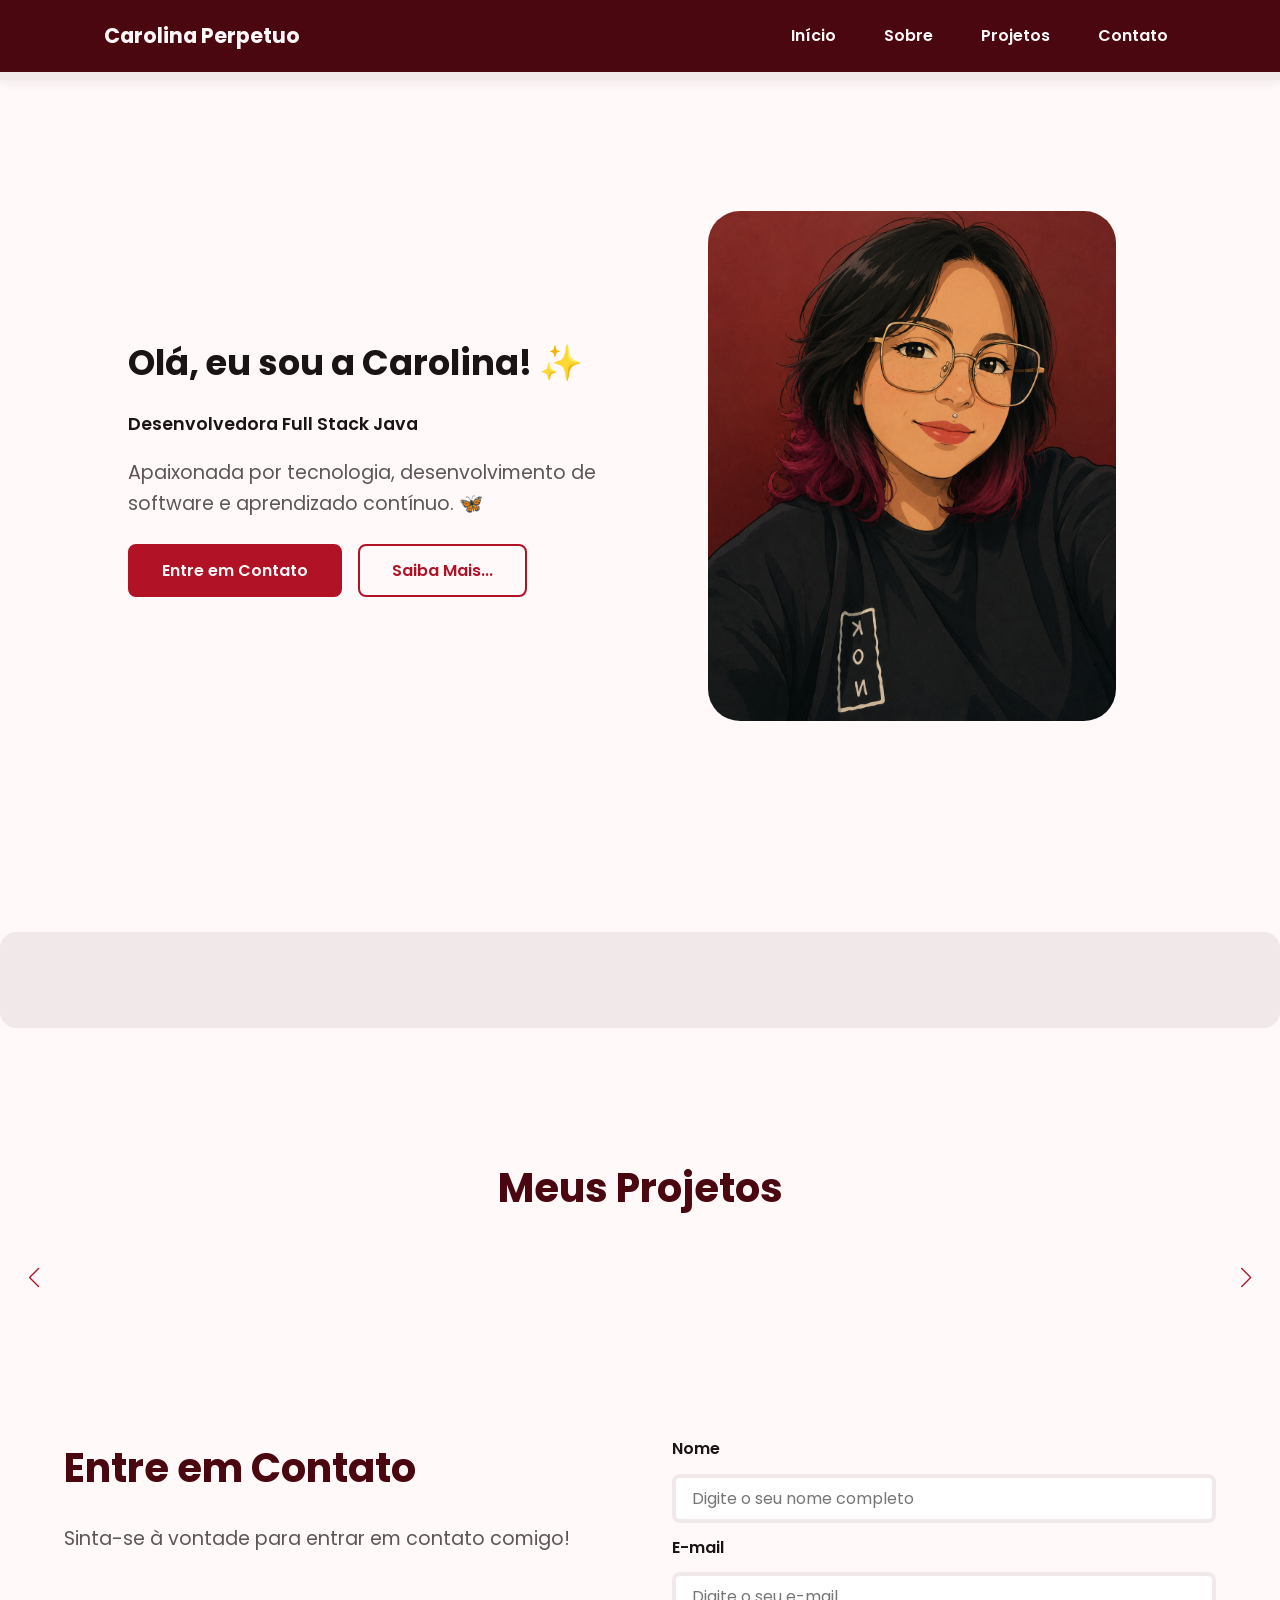
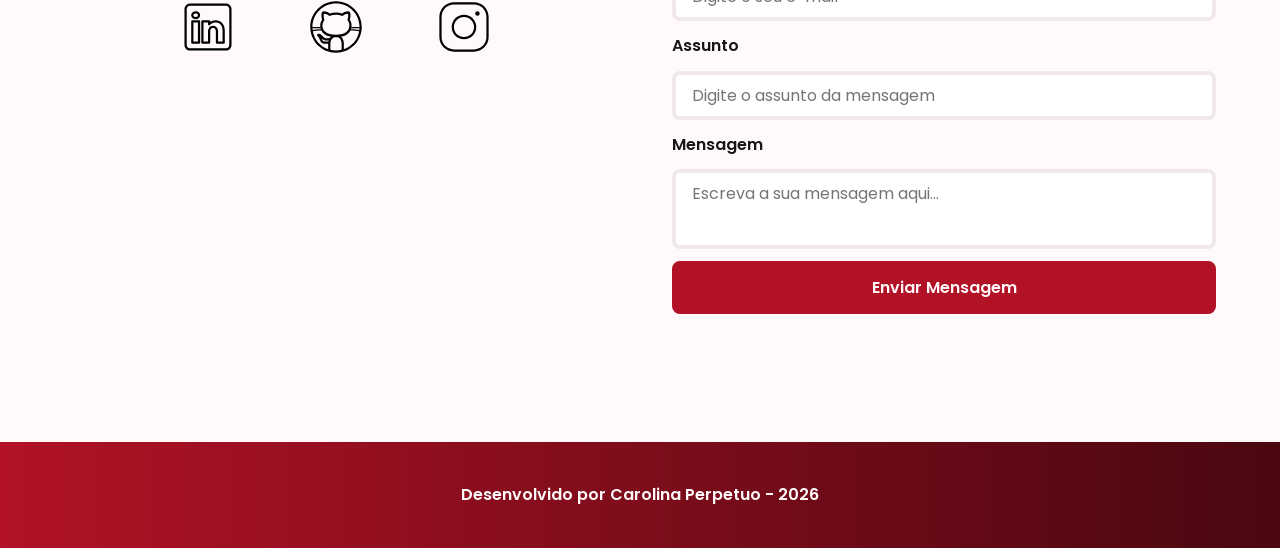
<file: index.html>
<!DOCTYPE html>
<html lang="pt-br">

<head>

    <!-- Fontes do Google -->
<link rel="preconnect" href="https://fonts.googleapis.com">
<link rel="preconnect" href="https://fonts.gstatic.com" crossorigin>

<!-- Fonte do Google - Poppins -->
<link href="https://fonts.googleapis.com/css2?family=Poppins&display=swap" rel="stylesheet">

    <meta charset="UTF-8">
    <meta name="viewport" content="width=device-width, initial-scale=1.0">
    <meta name="author" content="Carolina Perpetuo">
    <meta
        name="description"
        content="Portfólio de Carolina Perpetuo, desenvolvedora Full Stack com foco em Java, Spring Boot, MySQL, HTML, CSS e JavaScript.">

    <meta name="robots" content="index, follow">

    <link rel="icon" type="image/svg+xml" href="./assets/img/favicon.svg">

    <!-- SWIPER CSS -->
    <link rel="stylesheet" href="https://cdn.jsdelivr.net/npm/swiper@11/swiper-bundle.min.css"> 

    <!-- Link para a Folha de Estilo da Página - CSS -->
    <link rel="stylesheet" href="./assets/css/style.css">

    <title>Carolina Perpetuo | Desenvolvedora Full Stack</title>

</head>

<body>
    <!--Cabeçalho da Página (header)-->
    <header> 

        <div class="menu-content">
            
            <!--TÍTULO-->
            <a href="index.html" id="titulo">Carolina Perpetuo</a>

            <!--MENU-->
            <nav>
                <ul class="menu-list"> 
                    <li><a href="#hero">Início</a></li>
                    <li><a href="#about">Sobre</a></li>
                    <li><a href="#projects">Projetos</a></li>
                    <li><a href="#contact">Contato</a></li>
                </ul>
            </nav>

        </div>

    </header>

    <!--Seção Principal da Página (main)-->
    <main>

        <!--Seção de Boas vindas-->
        <section id="hero" class="section-container hero-container">

            <!--BOAS VINDAS-->
            <article class="hero-content">

                <span>Olá, eu sou a Carolina! ✨</span>
                <h1>Desenvolvedora Full Stack Java</h1>
                <p>Apaixonada por tecnologia, desenvolvimento de software e aprendizado contínuo. 🦋</p>

                <div class="buttons-container">
                    <a href="#contact" class="botao">Entre em Contato</a>
                    <a href="#about" class="botao-outline">Saiba Mais...</a>
                </div>

            </article>

            <!--IMAGEM-->
            <figure class="hero-image">
                <img src="assets/img/carolina_estudio-ghibi.png" 
                alt="Foto do Autor"
                class="float-animation">
            </figure>

        </section>

        <!--Seção Sobre o autor-->
        <section id="about" class="section-container about-container">
            
        </section>

        <!--Seção de Projetos-->
<section id="projects" class="section-container projects-container">
    <h2>Meus Projetos</h2>

    <!-- Swiper Container -->
    <div class="swiper projects-swiper">
        <div class="swiper-wrapper">
        </div>

        <!-- Botões de navegação -->
        <div class="swiper-button-next"></div>
        <div class="swiper-button-prev"></div>

        <!-- Paginação -->
        <div class="swiper-pagination"></div>
    </div>
</section>


        <!--Seção Formulário de Contato e Redes Sociais-->
        <section id="contact" class="section-container contact-container"> 

           <!-- REDES SOCIAIS -->
    <article class="contact-info">
        <h2>Entre em Contato</h2>
        <p>Sinta-se à vontade para entrar em contato comigo!</p>

        <div class="social-container">

            <a href="https://www.linkedin.com/in/carolinaperpetuo/" target="_blank" class="social-icon" aria-label="LinkedIn">
                <img src="./assets/icons/social/linkedin.svg" alt="Link para o Linkedin">
            </a>

            <a href="https://github.com/carolinaperpetuo" target="_blank" class="social-icon" aria-label="GitHub">
                <img src="./assets/icons/social/github.svg" alt="Link para o GitHub">
            </a>

            <a href="#" target="_blank" class="social-icon" aria-label="Instagram">
                <img src="./assets/icons/social/instagram.svg" alt="Link para o Instagram">
            </a>

        </div>
    </article>

    <!-- FORMULÁRIO -->
       <form id="formulario" action="https://formsubmit.co/e108a3e8b059b9e70425091adc1fc7ed" method="POST">

        <input type="hidden" name="_next" value="https://carolinaperpetuo.github.io/Portfolio-Pessoal/success.html">
        <input type="hidden" name="_captcha" value="false">
        <input type="hidden" name="_subject" value="Nova mensagem do Portfólio">

        <label for="nome">Nome</label>
        <input id="nome" name="nome" type="text" placeholder="Digite o seu nome completo">
        <span id="erro-nome"></span>

        <label for="email">E-mail</label>
        <input id="email" name="email" type="text" placeholder="Digite o seu e-mail">
        <span id="erro-email"></span>

        <label for="assunto">Assunto</label>
        <input id="assunto" name="assunto" type="text" placeholder="Digite o assunto da mensagem">
        <span id="erro-assunto"></span>

        <label for="mensagem">Mensagem</label>
        <textarea id="mensagem" name="mensagem" placeholder="Escreva a sua mensagem aqui..."></textarea>
        <span id="erro-mensagem"></span>

        <button class="botao" type="submit">Enviar Mensagem</button>

    </form>
 
        </section>
        
    </main>

    <!--Rodapé da Página (footer)-->
    <footer>
        Desenvolvido por Carolina Perpetuo - 2026
    </footer>

    <!-- SWIPER JS -->
<script src="https://cdn.jsdelivr.net/npm/swiper@11/swiper-bundle.min.js"></script>

    <!-- Script JavaScript-->
<script src="assets/js/script.js"></script>

</body>
</html>
</file>
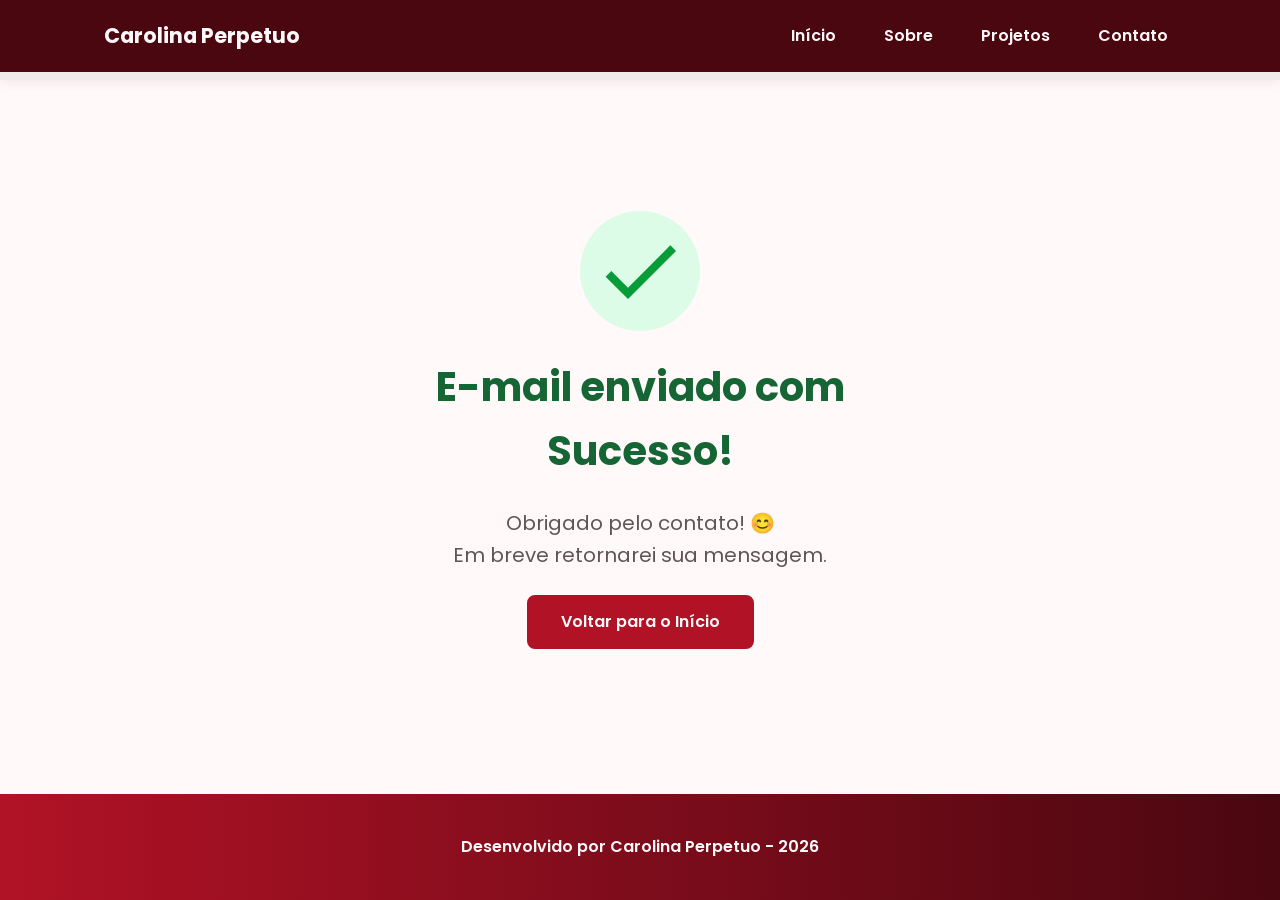
<file: success.html>
<!DOCTYPE html>
<html lang="pt-br">

<head>

    <!-- Fontes do Google -->
    <link rel="preconnect" href="https://fonts.googleapis.com">
    <link rel="preconnect" href="https://fonts.gstatic.com" crossorigin>

    <!-- Fonte do Google - Poppins -->
    <link href="https://fonts.googleapis.com/css2?family=Poppins&display=swap" rel="stylesheet">

    <meta charset="UTF-8">
    <meta name="viewport" content="width=device-width, initial-scale=1.0">
    <meta name="author" content="Generation Brasil">
    <meta name="description"
        content="Portfólio da Generation Brasil, desenvolvedor Full Stack especializado em criar experiências digitais incríveis. Conheça meus projetos e entre em contato.">

    <meta name="robots" content="index, follow">
    <link rel="icon" type="image/svg+xml" href="./assets/img/favicon.svg">

    <!-- Link para a Folha de Estilo da Página -->
    <link rel="stylesheet" href="./assets/css/style.css">

    <title>Carolina Perpetuo | Desenvolvedora Full Stack</title>

</head>


<body>

    <!-- Cabeçalho da Página (header) -->
    <header class="menu-container">
        <div class="menu-content">
            
            <!--TÍTULO-->
            <a href="index.html" id="titulo">Carolina Perpetuo</a>

            <!--MENU-->
            <nav>
                <ul class="menu-list"> 
                    <li><a href="#hero">Início</a></li>
                    <li><a href="#about">Sobre</a></li>
                    <li><a href="#projects">Projetos</a></li>
                    <li><a href="#contact">Contato</a></li>
                </ul>
            </nav>

        </div>
 
    </header>

    <!-- Seção Principal da Página (main) -->
    <main>
         <!-- Mensagem de Sucesso -->
    <section class="success-container">

        <article class="success-content">

            <figure class="success-icon">
                <img src="./assets/img/success.svg"
                     alt="Ilustração de sucesso"
                     class="float-animation">
            </figure>

            <h1>E-mail enviado com Sucesso!</h1>

            <h2>
                Obrigado pelo contato! 😊
                <br>
                Em breve retornarei sua mensagem. 
            </h2>

            <a class="botao" href="index.html">
                Voltar para o Início
            </a>

        </article>

    </section>
        
    </main>

    <!-- Rodapé da Página (footer) -->
    <footer>
        Desenvolvido por Carolina Perpetuo - 2026
        
    </footer>

</body>

</html>
</file>
<file: assets/css/style.css>
*{
    margin: 0;
    padding: 0; 
    box-sizing: border-box;
    font-family: 'Poppins', sans-serif;
    font-weight: 400;
    text-decoration: none;
    outline: none;
}
:root {

    /* Paleta de Cores - Wine / Ruby */
--purple-50: #fff1f3;
--purple-100: #ffe4e8;
--purple-200: #f8b7c1;
--purple-300: #ec7e93;
--purple-400: #d94b67;
--purple-500: #b11226;
--purple-600: #8e1020;
--purple-700: #6e0b18;
--purple-800: #4a0710;
--purple-900: #2a0308;

/* Cores Neutras */
--gray-200: #f1e8ea;
--gray-400: #5f5557;
--black: #1a1415;
--white: #fff9fa;

/* Cores de Estado */
--error: #e63946;

/* Sombras */
--shadow-sm: 0 0.25rem 0.5rem rgba(74, 7, 16, 0.06);
--shadow-md: 0 0.25rem 0.75rem rgba(177, 18, 38, 0.25);
--shadow-lg: 0 0.5rem 1.5rem rgba(177, 18, 38, 0.18);

    /* Espaçamentos */
    --spacing-xs: 0.5rem;
    --spacing-sm: 1rem;
    --spacing-md: 1.5rem;
    --spacing-lg: 2rem;
    --spacing-xl: 3rem;
    --spacing-2xl: 4rem;

    /* Tamanhos de Fonte */
    --text-sm: 0.75rem;
    --text-base: 1rem;
    --text-lg: 1.25rem;
    --text-xl: 1.5rem;
    --text-2xl: 2rem;
    --text-3xl: 2.5rem;

    /* Border Radius */
    --radius-sm: 0.25rem;
    --radius-md: 0.5rem;
    --radius-lg: 1rem;
    --radius-xl: 2rem;
    --radius-full: 50%;

    /* Animação Padrão ============================================================================*/
    --transition-default: all 0.3s ease;
}

html {
    scroll-behavior: smooth;
}

body {
    display: flex;
    flex-direction: column;
    min-height: 100vh;
    background-color: var(--white);
    line-height: 1.6;
    color: var(--black);
}

main {
    flex: 1;
}

.buttons-container {
    display: flex;
    gap: var(--spacing-sm);
}

.botao,
.botao-outline {
    display: inline-block;
    padding: 0.75rem 2rem;
    border: 0.15rem solid transparent;
    border-radius: var(--radius-md);
    font-size: var(--text-base);
    font-weight: 600;
    text-align: center;
    cursor: pointer;
    transition: var(--transition-default);
}

/* Botão preenchido (primário) ====================================================================*/
.botao {
    border-color: var(--purple-500);
    background-color: var(--purple-500);
    color: var(--white);
}

.botao:hover {
    border-color: var(--purple-800);
    background-color: var(--purple-800);
    box-shadow: var(--shadow-md);
    transform: translateY(-0.25rem);
}

/* Botão outline (secundário) */
.botao-outline {
    border-color: var(--purple-500);
    background-color: transparent;
    color: var(--purple-500);
}

.botao-outline:hover {
    border-color: var(--purple-500);
    background-color: var(--purple-500);
    color: var(--white);
    transform: translateY(-0.25rem);
}

/* Modificador para botões pequenos (usado em projetos) ===========================================*/
.botao.botao-sm,
.botao-outline.botao-sm {
    min-width: 6rem;
    padding: 0.25rem var(--spacing-sm);
    border-width: 0.125rem;
    border-radius: 0.25rem;
    font-size: var(--text-sm);
}
/* Header =========================================================================================*/

header {
    position: sticky;
    top: 0;
    z-index: 1000;
    width: 100%;
    height: 5rem;
    border-bottom: var(--spacing-xs) solid var(--gray-200);
    background-color: var(--purple-800);
    box-shadow: var(--shadow-sm);
}

header a {
    font-weight: 600;
    color: var(--white);
    transition: color 0.3s ease;
}

header a:hover {
    color: var(--purple-100);
}

/* Título e Menu de Navegação =====================================================================*/

#titulo {
    font-size: 1.3rem;
    font-weight: 700;
}

.menu-content {
    display: flex;
    justify-content: space-between;
    align-items: center;
    max-width: 70rem;
    height: 100%;
    margin: 0 auto;
    padding: 0 var(--spacing-md);
}

.menu-list {
    display: flex;
    gap: var(--spacing-lg);
    list-style: none;
}

.menu-list a {
    padding: var(--spacing-xs);
}
/* Seção Hero =====================================================================================*/

.hero-container {
    display: flex;
    align-items: center;
    gap: var(--spacing-2xl);
    min-height: calc(100vh - 8rem);
    padding-left: 8rem;
    padding-right: 8rem;
}

.hero-content {
    display: flex;
    flex: 1;
    flex-direction: column;
    gap: var(--spacing-md);
}

.hero-content span {
    font-size: 2.2rem;
    font-weight: 700;
}

.hero-content h1 {
    font-size: 1.1rem;
    font-weight: 600;
    line-height: 1.1;
}

.hero-content p,
.about-content p,
.contact-info p {
    font-size: 1.2rem;
    color: var(--gray-400);
}

.hero-image {
    display: flex;
    flex: 1;
    justify-content: center;
}

.hero-image img {
    width: 85%;
    max-width: 28rem;
    border-radius: var(--radius-xl);
}

/* Animação flutuante =============================================================================*/

@keyframes float {
    0%,
    100% {
        transform: translateY(0);
    }

    50% {
        transform: translateY(-1.25rem);
    }
}

.float-animation {
    animation: float 3s ease-in-out infinite;
}
/* Seção About ====================================================================================*/

.about-container {
    display: flex;
    align-items: center;
    gap: var(--spacing-2xl);
    margin: 5rem auto 8rem auto;
    padding: var(--spacing-xl);
    max-width: 95rem;
    border-radius: var(--radius-lg);
    background-color: var(--gray-200);
}

.about-image {
    flex: 0 0 17.5rem;
}

.about-image img {
    width: 100%;
    border: 0.35rem solid var(--purple-500);
    border-radius: var(--radius-full);
    box-shadow: var(--shadow-lg);
}

.about-content h2,
.projects-container h2,
.contact-info h2 {
    margin-bottom: var(--spacing-md);
    font-size: var(--text-3xl);
    font-weight: 700;
    color: var(--purple-800);
}

.about-content p {
    margin-bottom: var(--spacing-sm);
    text-align: justify;
}

.about-buttons-data {
    display: flex;
    justify-content: space-between;
    align-items: center;
    gap: var(--spacing-lg);
    margin-top: var(--spacing-lg);
}

.about-buttons-data .botao {
    margin-right: auto;
}

.data-container {
    display: flex;
    gap: var(--spacing-lg);
    margin-top: 0;
}

.data-item {
    display: flex;
    flex-direction: column;
    align-items: center;
}

.data-number {
    font-size: var(--text-xl);
    font-weight: 700;
    text-align: center;
    color: var(--purple-500);
}

.data-label {
    font-size: var(--text-base);
    text-align: center;
    color: var(--gray-400);
}
/* =================================================================================================
   SEÇÃO PROJECTS
===================================================================================================*/

.projects-container {
    scroll-margin-top: 5rem;
    margin: 4rem auto 2rem auto;
    text-align: center;
}

.projects-swiper {
    position: relative;
    width: 100%;
    padding: var(--spacing-sm) var(--spacing-xl) var(--spacing-xl);
    overflow: hidden;
}

/* Card do Projeto ================================================================================*/

.project-card {
    display: flex;
    flex-direction: column;
    width: 100%;
    height: 100%;
    border: 0.15rem solid var(--gray-200);
    border-radius: var(--radius-lg);
    background-color: var(--white);
    box-shadow: var(--shadow-sm);
    overflow: hidden;
    transition: var(--transition-default);
}

.project-card:hover {
    box-shadow: var(--shadow-lg);
}

/* Imagem do Projeto ==============================================================================*/

.project-image {
    display: flex;
    align-items: center;
    justify-content: center;
    width: 100%;
    height: 7rem;
    background: linear-gradient(
        135deg,
        var(--purple-50) 0%,
        var(--purple-100) 100%
    );
}

.project-image img {
    width: 70%;
    height: 70%;
    max-width: 5rem;
    max-height: 5rem;
    object-fit: contain;
    transition: transform 0.3s ease;
}

/* Conteúdo do Projeto ============================================================================*/

.project-content {
    display: flex;
    flex: 1;
    flex-direction: column;
    padding: 1rem;
    text-align: left;
}

.project-content h3 {
    margin-bottom: 0.6rem;
    font-size: var(--text-lg);
    font-weight: 700;
}

.project-content p {
    flex: 1;
    margin-bottom: var(--spacing-sm);
    font-size: 0.85rem;
    color: var(--gray-400);
}

/* Tags ===========================================================================================*/

.project-tags {
    display: flex;
    flex-wrap: wrap;
    gap: var(--spacing-xs);
}

.tag {
    padding: 0.375rem 0.75rem;
    border-radius: var(--radius-sm);
    background-color: var(--purple-100);
    font-size: var(--text-sm);
    font-weight: 600;
    color: var(--purple-800);
}

/* Botões =========================================================================================*/

.project-buttons {
    display: flex;
    justify-content: center;
    align-items: center;
    gap: 0.75rem;
    margin-top: var(--spacing-sm);
}
/* Swiper =========================================================================================*/

.swiper-wrapper {
    align-items: stretch;
}

.swiper-slide {
    display: flex;
    height: auto;
}

/* Botões do Swiper ===============================================================================*/

.swiper-button-next,
.swiper-button-prev {
    width: 3rem;
    height: 3rem;
}

.swiper-button-next::after,
.swiper-button-prev::after {
    font-size: var(--text-lg);
    color: var(--purple-500);
}

.swiper-button-next:hover::after,
.swiper-button-prev:hover::after {
    color: var(--purple-800);
}

/* Indicadores de paginação =======================================================================*/

.swiper-pagination-bullet {
    width: 0.75rem;
    height: 0.75rem;
    background-color: var(--gray-200);
    opacity: 1;
}

.swiper-pagination-bullet-active {
    width: var(--spacing-lg);
    border-radius: var(--radius-sm);
    background-color: var(--purple-500);
}
/* Seção Contact ==================================================================================*/

.contact-container {
    display: grid;
    grid-template-columns: 1fr 1fr;
    gap: var(--spacing-2xl);
    width: 90%;
    max-width: 1400px;
    margin: 8rem auto;
}

.contact-info h2 {
    margin-bottom: var(--spacing-md);
}

.contact-info p {
    margin-bottom: var(--spacing-lg);
}

.social-container {
    display: flex;
    justify-content: center;
    gap: var(--spacing-xl);
}

.social-icon {
    width: 5rem;
    height: 5rem;
    padding: 0.75rem;
    border-radius: var(--radius-md);
    transition: var(--transition-default);
}

.social-icon img {
    width: 100%;
    filter: brightness(0) saturate(100%);
    transition: filter 0.3s ease;
}

.social-icon:hover img {
    filter: brightness(0)
        saturate(100%)
        invert(42%)
        sepia(93%)
        saturate(1352%)
        hue-rotate(243deg)
        brightness(79%)
        contrast(91%);
}
/* Formulário =====================================================================================*/

form {
    display: flex;
    flex-direction: column;
    gap: 0.75rem;
}

form label {
    font-size: var(--text-base);
    font-weight: 600;
}

form input,
form textarea {
    width: 100%;
    padding: 0.5rem var(--spacing-sm);
    border: 0.25rem solid var(--gray-200);
    border-radius: var(--radius-md);
    font-family: inherit;
    font-size: var(--text-base);
    transition: border-color 0.3s ease;
}

form input:focus,
form textarea:focus {
    border-color: var(--purple-500);
    outline: none;
}

form textarea {
    min-height: 5rem;
    resize: none;
}

form span {
    margin-top: -0.75rem;
    font-size: var(--text-sm);
    color: var(--error);
}
/* Footer =========================================================================================*/

footer {
    padding: 2.5rem;
    background: linear-gradient(
        to right,
        var(--purple-500),
        var(--purple-800)
    );
    font-weight: 600;
    text-align: center;
    color: var(--white);
}
footer {
    padding: 2.5rem;
    background: linear-gradient(
        to right,
        var(--purple-500),
        var(--purple-800)
    );
    font-weight: 600;
    text-align: center;
    color: var(--white);
}

/* Success ========================================================================================*/

.success-container {
    display: flex;
    flex-direction: column;
    justify-content: center;
    align-items: center;
    width: 100%;
    min-height: calc(100vh - 12.5rem);
    padding: 4rem 2rem;
}

.success-content {
    display: flex;
    flex-direction: column;
    align-items: center;
    gap: var(--spacing-md);
    max-width: 37.5rem;
    text-align: center;
}

.success-content h1 {
    font-size: var(--text-3xl);
    font-weight: 700;
    color: #166534;
}

.success-content h2 {
    font-size: var(--text-lg);
    color: var(--gray-400);
}

.success-icon {
    display: flex;
    align-items: center;
    justify-content: center;
    width: 7.5rem;
    height: 7.5rem;
    border-radius: var(--radius-full);
    background-color: #dcfce7;
}

.success-icon img {
    width: 6rem;
    height: 6rem;
    filter: brightness(0)
            saturate(100%)
            invert(39%)
            sepia(91%)
            saturate(649%)
            hue-rotate(95deg)
            brightness(95%)
            contrast(95%);
}
/* Responsividade - Tablets =======================================================================*/

@media screen and (max-width: 1024px) {

    /* Layout */
    .section-container {
        padding: var(--spacing-lg) var(--spacing-md);
    }

    /* Tipografia */
    .section-container h1 {
        font-size: var(--text-3xl);
    }

    .section-container h2 {
        font-size: var(--text-2xl);
    }

    .section-container p {
        font-size: var(--text-base);
    }

    .section-container span {
        font-size: var(--text-lg);
    }

    .success-content h1 {
        font-size: var(--text-3xl);
    }

    .success-content h2 {
        font-size: var(--text-xl);
    }

    /* Header - Oculta menu em telas pequenas =====================================================*/
    @media (max-width: 768px) {
        .menu-list {
            display: none;
        }
    }

    /* Hero */
    .hero-container {
        flex-direction: column-reverse;
        gap: var(--spacing-lg);
        min-height: 60vh;
        text-align: center;
    }

    .hero-content,
    .hero-image {
        width: 90%;
    }

    .hero-image img {
        object-fit: cover;
    }

    .buttons-container {
        justify-content: center;
        width: 100%;
    }

    .hero-container .botao,
    .hero-container .botao-outline {
        padding: 0.75rem 1.5rem;
        font-size: 0.95rem;
        white-space: nowrap;
    }

    /* About ======================================================================================*/
    .about-container {
        flex-direction: column;
        gap: var(--spacing-md);
        margin: var(--spacing-lg);
        padding: var(--spacing-lg);
    }

    .about-image {
        flex: 0 0 auto;
        width: 100%;
        display: flex;
        justify-content: center;
    }

    .about-image img {
        max-width: 16rem;
        width: 100%;
    }

    .about-content {
        width: 100%;
    }

    .about-buttons-data {
        flex-direction: column;
        gap: var(--spacing-md);
        align-items: stretch;
    }

    .about-buttons-data .botao {
        margin-right: 0;
    }

    .data-container {
        justify-content: center;
        width: 100%;
    }

    /* Projects ===================================================================================*/
    .projects-container {
        margin: var(--spacing-lg) auto 0;
    }

    .projects-swiper {
        margin: 0;
        padding: var(--spacing-sm) var(--spacing-lg) 2.5rem;
    }

    .project-card {
        width: 100%;
        height: auto;
        min-height: 18rem;
        max-width: 100%;
    }

    .project-content {
        display: flex;
        flex-direction: column;
        justify-content: space-between;
        height: 100%;
    }

    .project-content p {
        flex: 1;
        overflow: hidden;
    }

    .project-tags {
        min-height: 2.5rem;
        align-items: flex-start;
    }

    .swiper-wrapper {
        align-items: stretch;
    }

    .swiper-slide {
        display: flex;
        justify-content: center;
        align-items: stretch;
        height: auto;
    }

    .swiper-button-next,
    .swiper-button-prev {
        display: none;
    }

    /* Contact ====================================================================================*/
    .contact-container {
        grid-template-columns: 1fr;
        gap: var(--spacing-lg);
        width: 90%;
        margin: 0 auto;
    }

    /* Success Page ===============================================================================*/
    .success-container {
        padding: var(--spacing-xl) var(--spacing-md);
        min-height: calc(100vh - 10rem);
    }

    .success-content {
        gap: var(--spacing-lg);
        max-width: 35rem;
    }

    .success-icon {
        width: 6rem;
        height: 6rem;
    }

    .success-icon img {
        width: 5rem;
        height: 5rem;
    }
}
/* Responsividade - Celulares =====================================================================*/

@media screen and (max-width: 480px) {

    /* Layout */
    .section-container {
        padding: var(--spacing-md) var(--spacing-sm);
    }

    /* Tipografia Mobile */
    .section-container h1 {
        font-size: var(--text-xl);
    }

    .section-container h2 {
        font-size: var(--text-xl);
    }

    .section-container p {
        font-size: var(--text-base);
    }

    .section-container span {
        font-size: var(--text-lg);
    }

    .success-content h1 {
        font-size: var(--text-xl);
    }

    .success-content h2 {
        font-size: var(--text-base);
    }

    /* Header */
    #titulo {
        font-size: var(--text-xl);
    }

    .menu-list {
        display: none;
    }

    /* Hero =======================================================================================*/
    .hero-container {
        gap: var(--spacing-sm);
    }

    .hero-content {
        gap: var(--spacing-xs);
        width: 100%;
    }

    .buttons-container {
        flex-direction: column;
        gap: 0.75rem;
        width: 100%;
    }

    .buttons-container .botao,
    .buttons-container .botao-outline {
        width: 100%;
    }

    .hero-container .botao,
    .hero-container .botao-outline {
        padding: 0.75rem 1rem;
        font-size: 0.95rem;
        white-space: nowrap;
    }

    .hero-image {
        width: 100%;
    }

    .hero-image img {
        max-width: 20rem;
    }

    /* About ======================================================================================*/
    .about-container {
        margin: var(--spacing-lg) 0.5rem;
        padding: var(--spacing-md);
    }

    .about-image img {
        max-width: 14rem;
    }

    .about-buttons-data .botao,
    .about-buttons-data .botao-outline {
        width: 100%;
        padding: 0.75rem var(--spacing-lg);
        font-size: var(--text-base);
        text-align: center;
    }

    .data-number {
        font-size: var(--text-lg);
    }

    .data-label {
        font-size: var(--text-sm);
    }

    /* Projects ===================================================================================*/
    .projects-container {
        margin: var(--spacing-lg) auto 0;
    }

    .projects-swiper {
        position: relative;
        margin: 0;
        padding: var(--spacing-sm) 0 2rem 0;
        overflow: visible;
    }

    .project-card {
        width: 100%;
        height: auto;
        max-width: 20rem;
    }

    .project-image {
        height: 10rem;
    }

    .project-content {
        padding: var(--spacing-md);
    }

    .project-content h3 {
        font-size: 1.25rem;
    }

    .project-content p {
        font-size: 0.95rem;
    }

    /* Contact ====================================================================================*/
    .contact-container {
        width: 100%;
    }

    .contact-info p {
        margin-bottom: var(--spacing-md);
    }

    .social-container {
        flex-wrap: wrap;
        gap: var(--spacing-lg);
        margin-bottom: var(--spacing-xs);
    }

    .social-icon {
        width: 4rem;
        height: 4rem;
    }

    /* Formulário */
    form {
        gap: var(--spacing-sm);
    }

    form label {
        font-size: 0.95rem;
    }

    form input,
    form textarea {
        padding: 0.75rem;
        font-size: var(--text-base);
    }

    form button {
        padding: 0.75rem var(--spacing-md);
        font-size: var(--text-base);
    }

    /* Footer =====================================================================================*/
    footer {
        padding: var(--spacing-md) var(--spacing-sm);
        font-size: var(--text-sm);
    }

    /* Success Page */
    .success-container {
        padding: var(--spacing-lg) var(--spacing-sm);
        min-height: calc(100vh - 8rem);
    }

    .success-content {
        gap: var(--spacing-md);
        max-width: 100%;
        padding: 0 var(--spacing-sm);
    }

    .success-icon {
        width: 5rem;
        height: 5rem;
    }

    .success-icon img {
        width: 4rem;
        height: 4rem;
    }

    .success-content .botao {
        width: 100%;
        max-width: 20rem;
        padding: 0.75rem var(--spacing-lg);
    }
}
</file>
